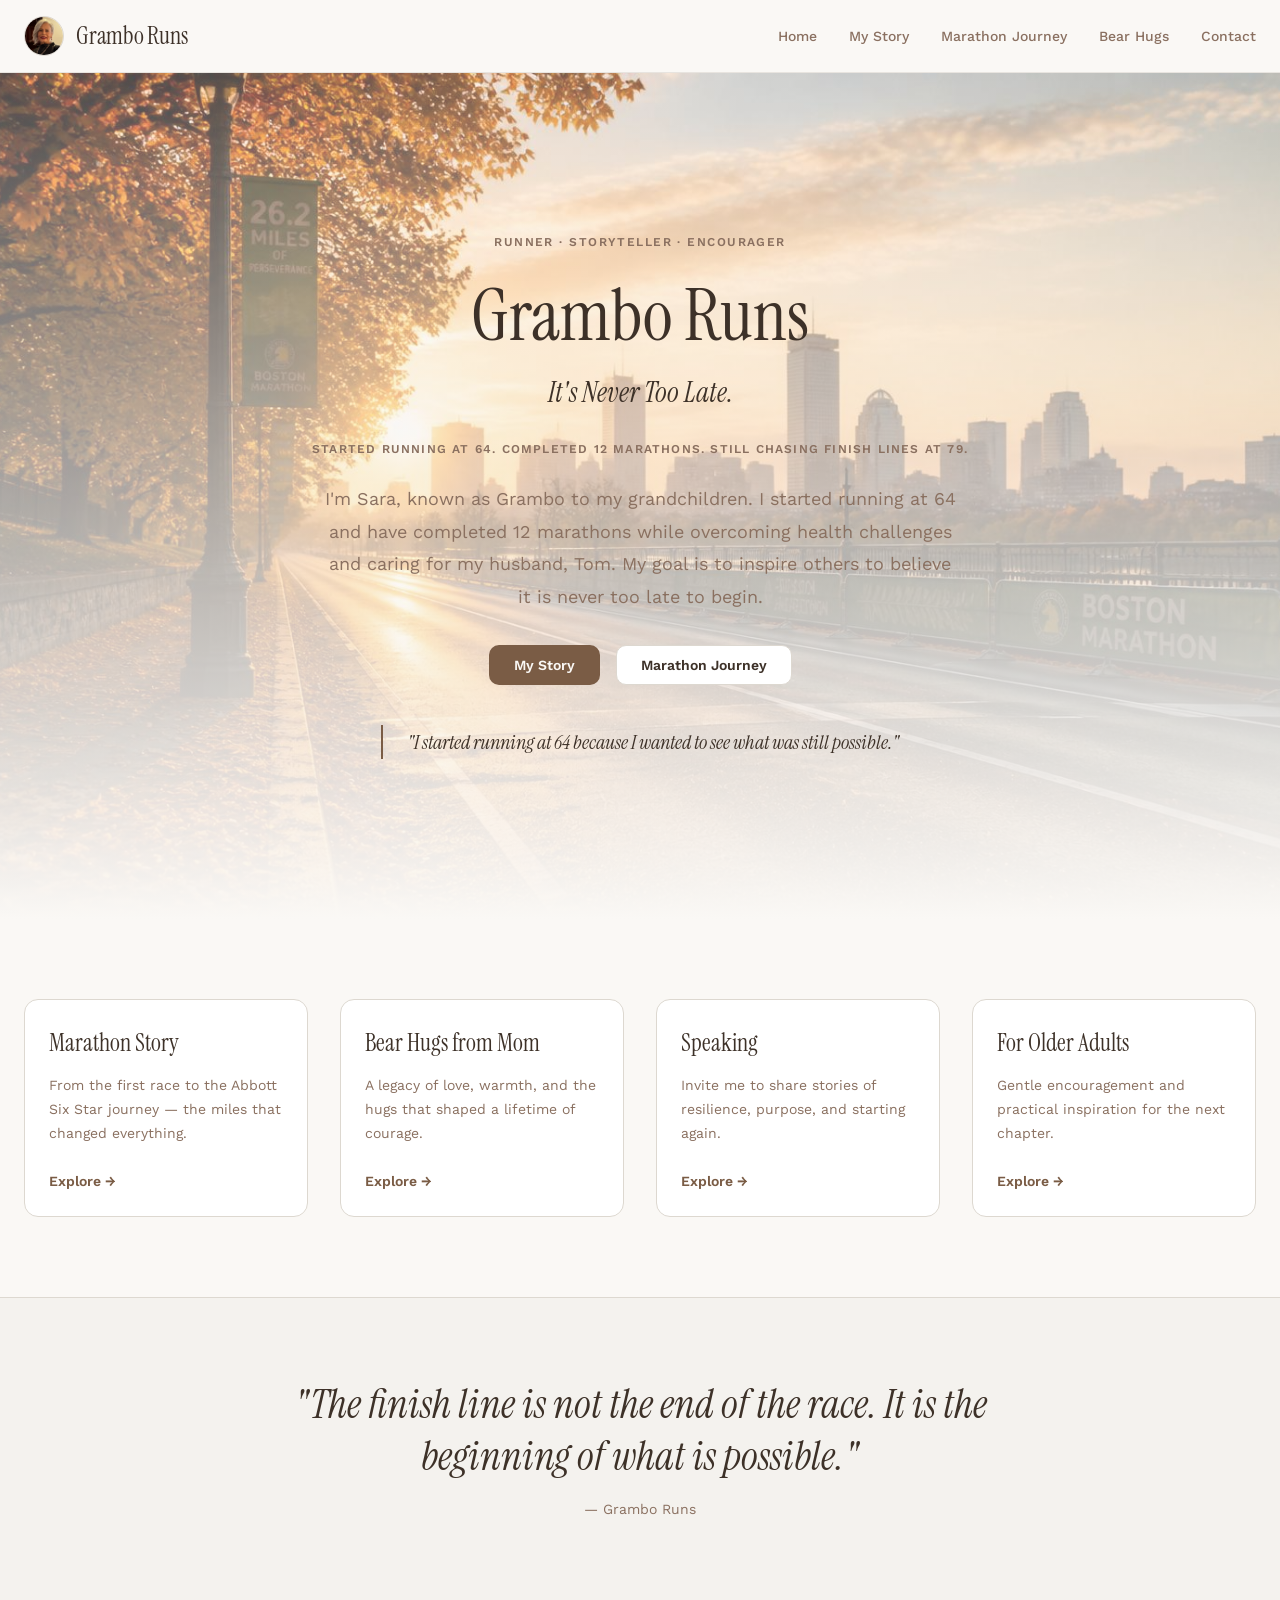
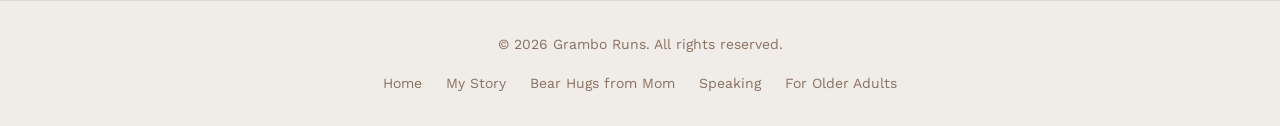
<file: index.html>
<!DOCTYPE html>
<html lang="en">
<head>
  <meta charset="utf-8" />
  <meta name="viewport" content="width=device-width, initial-scale=1" />
  <title>Grambo Runs — Runner, Storyteller, Encourager</title>
  <meta name="description" content="A personal home for marathon stories, the Bear Hugs from Mom legacy, the Abbott Six Star journey, speaking opportunities, and encouragement for older adults." />
  <meta property="og:title" content="Grambo Runs — Runner, Storyteller, Encourager" />
  <meta property="og:description" content="A personal home for marathon stories, the Bear Hugs from Mom legacy, the Abbott Six Star journey, speaking opportunities, and encouragement for older adults." />
  <meta property="og:type" content="website" />
  <link rel="preconnect" href="https://fonts.googleapis.com" />
  <link rel="preconnect" href="https://fonts.gstatic.com" crossorigin />
  <link href="https://fonts.googleapis.com/css2?family=Instrument+Serif:ital@0;1&family=Work+Sans:ital,wght@0,400;0,500;0,600;0,700;1,400&display=swap" rel="stylesheet" />
  <link rel="stylesheet" href="styles.css" />
</head>
<body>

<div class="page-wrapper">

  <!-- HEADER -->
  <header class="site-header">
    <div class="header-inner">
      <a href="index.html" class="site-logo">
        <img src="assets/grambo-photo.jpg" alt="Grambo Runs" class="avatar" />
        Grambo Runs
      </a>
      <nav class="site-nav desktop-nav" aria-label="Main navigation">
        <a href="index.html">Home</a>
        <a href="about.html">My Story</a>
        <a href="marathon-journey.html">Marathon Journey</a>
        <a href="legacy.html">Bear Hugs</a>
        <a href="speaking.html">Contact</a>
      </nav>
      <div class="mobile-nav mobile-nav-wrapper">
        <button id="mobile-toggle" class="mobile-nav-toggle" aria-label="Open menu" aria-expanded="false" aria-controls="mobile-menu">
          <svg class="icon-menu" xmlns="http://www.w3.org/2000/svg" width="24" height="24" viewBox="0 0 24 24" fill="none" stroke="currentColor" stroke-width="2" stroke-linecap="round" stroke-linejoin="round">
            <line x1="3" y1="6" x2="21" y2="6"/><line x1="3" y1="12" x2="21" y2="12"/><line x1="3" y1="18" x2="21" y2="18"/>
          </svg>
          <svg class="icon-close" xmlns="http://www.w3.org/2000/svg" width="24" height="24" viewBox="0 0 24 24" fill="none" stroke="currentColor" stroke-width="2" stroke-linecap="round" stroke-linejoin="round">
            <line x1="18" y1="6" x2="6" y2="18"/><line x1="6" y1="6" x2="18" y2="18"/>
          </svg>
        </button>
        <nav id="mobile-menu" class="mobile-nav-menu" aria-label="Mobile navigation">
          <a href="index.html">Home</a>
          <a href="about.html">My Story</a>
          <a href="marathon-journey.html">Marathon Journey</a>
          <a href="legacy.html">Bear Hugs</a>
          <a href="speaking.html">Contact</a>
        </nav>
      </div>
    </div>
  </header>

  <main>

    <!-- HERO -->
    <section class="hero">
      <div class="hero-bg">
        <img src="assets/hero.jpg" alt="Golden-hour marathon road with city skyline in the distance" width="1440" height="900" loading="eager" />
      </div>
      <div class="hero-content">
        <p class="hero-eyebrow">Runner · Storyteller · Encourager</p>
        <h1>Grambo Runs</h1>
        <p class="hero-tagline">It's Never Too Late.</p>
        <p class="hero-stats">Started running at 64. Completed 12 marathons. Still chasing finish lines at 79.</p>
        <p class="hero-intro">
          I'm Sara, known as Grambo to my grandchildren. I started running at 64 and have completed 12 marathons while overcoming health challenges and caring for my husband, Tom. My goal is to inspire others to believe it is never too late to begin.
        </p>
        <div class="hero-btns">
          <a href="about.html" class="btn btn-primary">My Story</a>
          <a href="marathon-journey.html" class="btn btn-outline">Marathon Journey</a>
        </div>
        <blockquote class="hero-quote">
          "I started running at 64 because I wanted to see what was still possible."
        </blockquote>
      </div>
    </section>

    <!-- HIGHLIGHT CARDS -->
    <section class="highlights">
      <div class="highlights-grid">
        <a href="about.html" class="highlight-card">
          <h3>Marathon Story</h3>
          <p>From the first race to the Abbott Six Star journey — the miles that changed everything.</p>
          <span class="highlight-card-arrow">Explore →</span>
        </a>
        <a href="legacy.html" class="highlight-card">
          <h3>Bear Hugs from Mom</h3>
          <p>A legacy of love, warmth, and the hugs that shaped a lifetime of courage.</p>
          <span class="highlight-card-arrow">Explore →</span>
        </a>
        <a href="speaking.html" class="highlight-card">
          <h3>Speaking</h3>
          <p>Invite me to share stories of resilience, purpose, and starting again.</p>
          <span class="highlight-card-arrow">Explore →</span>
        </a>
        <a href="encourage.html" class="highlight-card">
          <h3>For Older Adults</h3>
          <p>Gentle encouragement and practical inspiration for the next chapter.</p>
          <span class="highlight-card-arrow">Explore →</span>
        </a>
      </div>
    </section>

    <!-- CLOSING QUOTE / CTA -->
    <section class="cta-band">
      <div class="cta-band-inner">
        <blockquote>
          "The finish line is not the end of the race. It is the beginning of what is possible."
        </blockquote>
        <cite>— Grambo Runs</cite>
      </div>
    </section>

  </main>

  <!-- FOOTER -->
  <footer class="site-footer">
    <p>&copy; <span id="yr"></span> Grambo Runs. All rights reserved.</p>
    <nav aria-label="Footer navigation">
      <a href="index.html">Home</a>
      <a href="about.html">My Story</a>
      <a href="legacy.html">Bear Hugs from Mom</a>
      <a href="speaking.html">Speaking</a>
      <a href="encourage.html">For Older Adults</a>
    </nav>
  </footer>

</div>

<script src="nav.js"></script>
<script>document.getElementById('yr').textContent = new Date().getFullYear();</script>
</body>
</html>
</file>
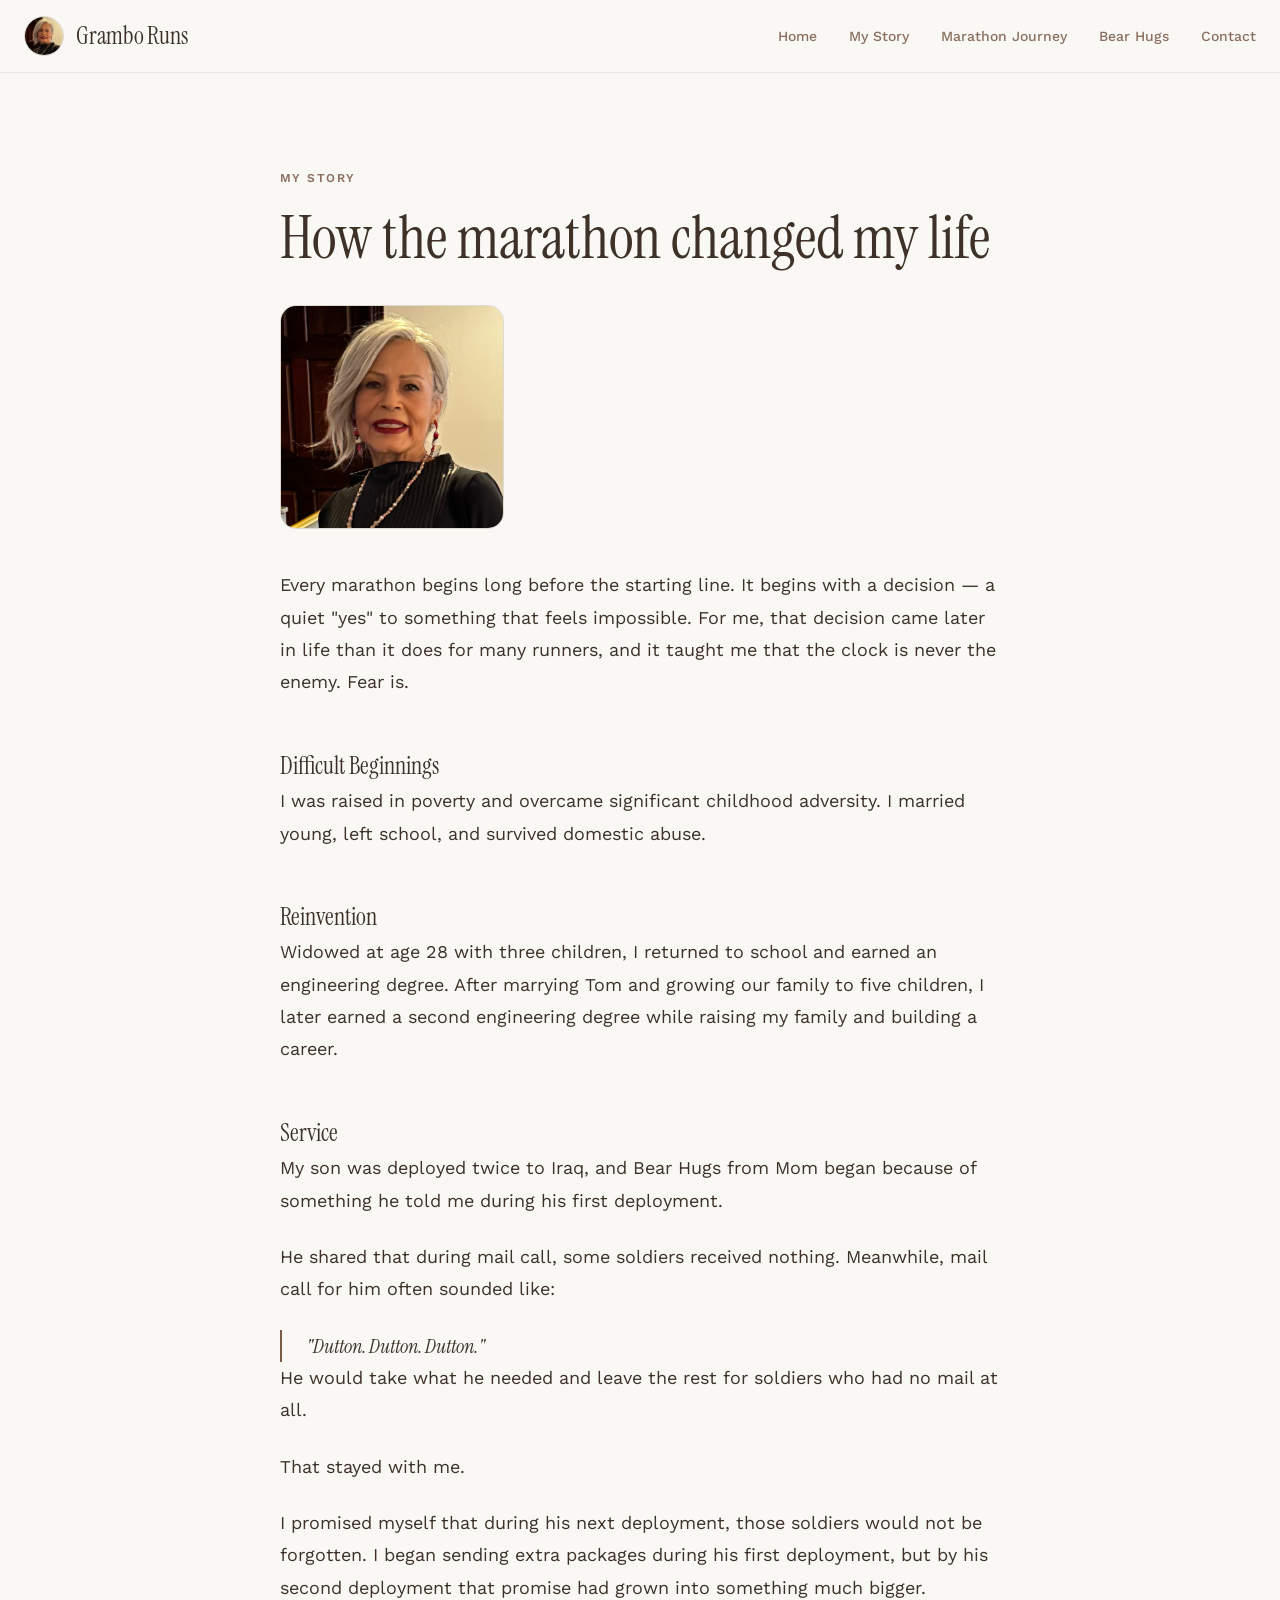
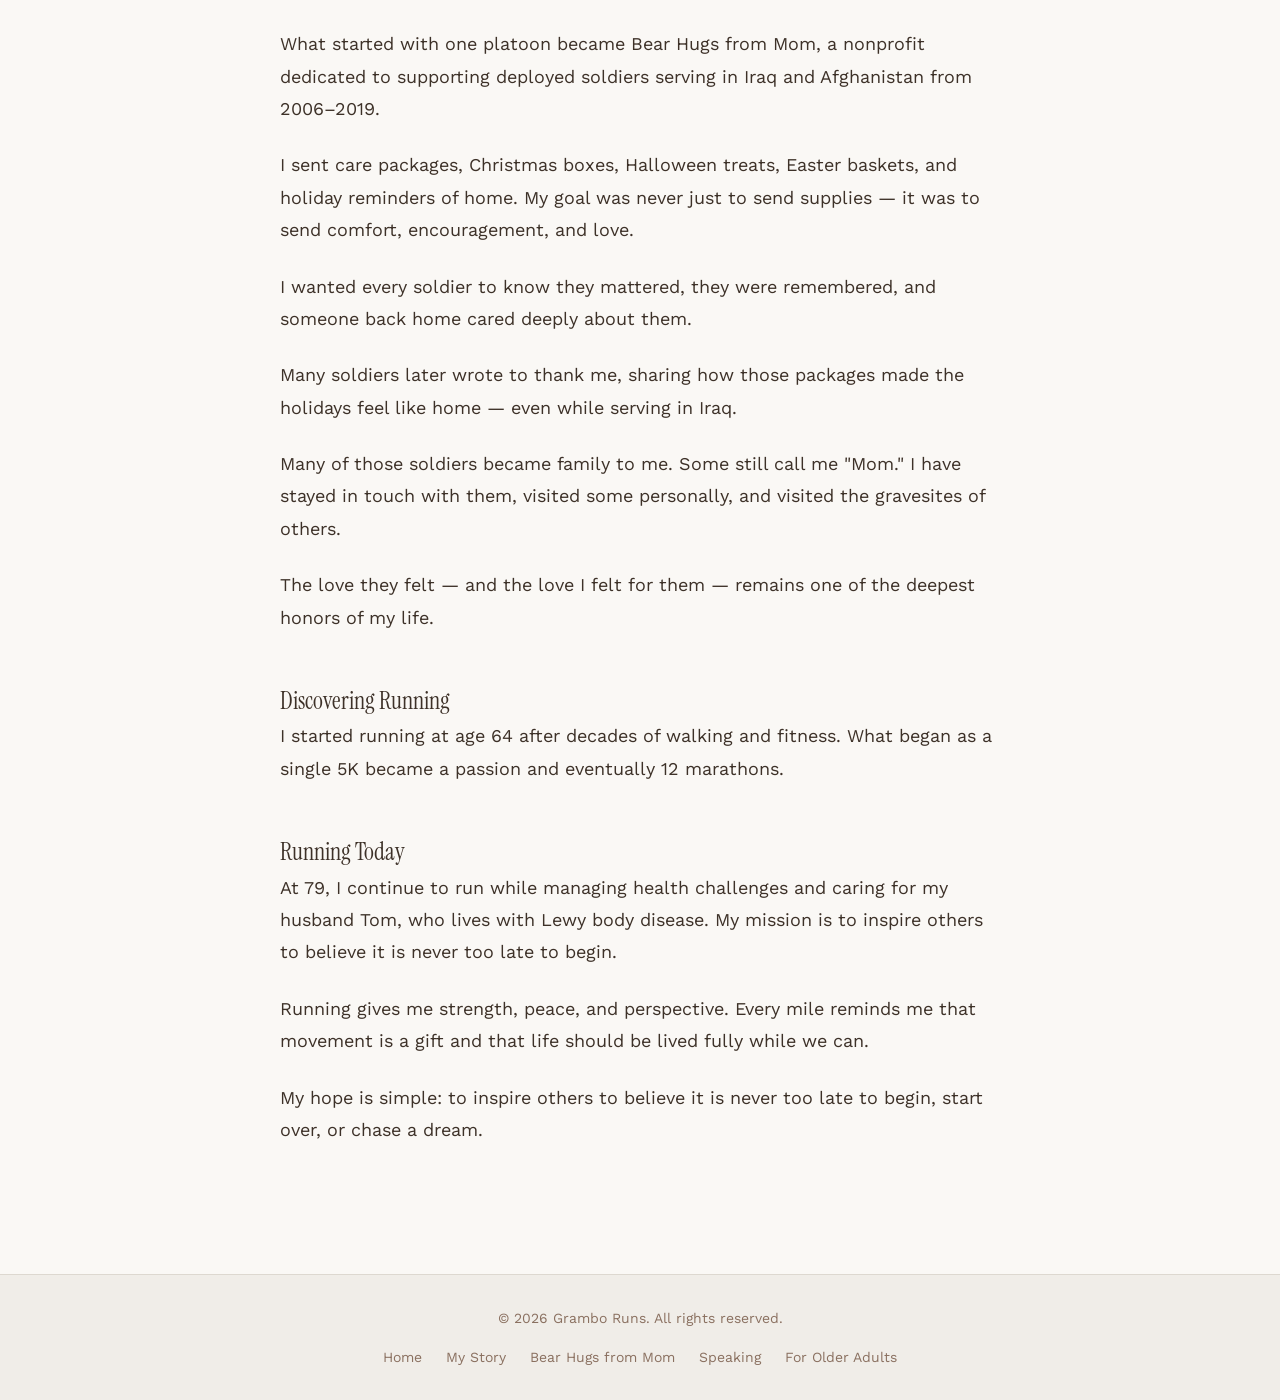
<file: about.html>
<!DOCTYPE html>
<html lang="en">
<head>
  <meta charset="utf-8" />
  <meta name="viewport" content="width=device-width, initial-scale=1" />
  <title>My Story — Grambo Runs</title>
  <meta name="description" content="The marathon journey behind the runner: how 26.2 miles became a practice in courage, patience, and showing up." />
  <meta property="og:title" content="My Story — Grambo Runs" />
  <meta property="og:description" content="The marathon journey behind the runner: how 26.2 miles became a practice in courage, patience, and showing up." />
  <meta property="og:type" content="website" />
  <link rel="preconnect" href="https://fonts.googleapis.com" />
  <link rel="preconnect" href="https://fonts.gstatic.com" crossorigin />
  <link href="https://fonts.googleapis.com/css2?family=Instrument+Serif:ital@0;1&family=Work+Sans:ital,wght@0,400;0,500;0,600;0,700;1,400&display=swap" rel="stylesheet" />
  <link rel="stylesheet" href="styles.css" />
</head>
<body>

<div class="page-wrapper">

  <!-- HEADER -->
  <header class="site-header">
    <div class="header-inner">
      <a href="index.html" class="site-logo">
        <img src="assets/grambo-photo.jpg" alt="Grambo Runs" class="avatar" />
        Grambo Runs
      </a>
      <nav class="site-nav desktop-nav" aria-label="Main navigation">
        <a href="index.html">Home</a>
        <a href="about.html">My Story</a>
        <a href="marathon-journey.html">Marathon Journey</a>
        <a href="legacy.html">Bear Hugs</a>
        <a href="speaking.html">Contact</a>
      </nav>
      <div class="mobile-nav mobile-nav-wrapper">
        <button id="mobile-toggle" class="mobile-nav-toggle" aria-label="Open menu" aria-expanded="false" aria-controls="mobile-menu">
          <svg class="icon-menu" xmlns="http://www.w3.org/2000/svg" width="24" height="24" viewBox="0 0 24 24" fill="none" stroke="currentColor" stroke-width="2" stroke-linecap="round" stroke-linejoin="round">
            <line x1="3" y1="6" x2="21" y2="6"/><line x1="3" y1="12" x2="21" y2="12"/><line x1="3" y1="18" x2="21" y2="18"/>
          </svg>
          <svg class="icon-close" xmlns="http://www.w3.org/2000/svg" width="24" height="24" viewBox="0 0 24 24" fill="none" stroke="currentColor" stroke-width="2" stroke-linecap="round" stroke-linejoin="round">
            <line x1="18" y1="6" x2="6" y2="18"/><line x1="6" y1="6" x2="18" y2="18"/>
          </svg>
        </button>
        <nav id="mobile-menu" class="mobile-nav-menu" aria-label="Mobile navigation">
          <a href="index.html">Home</a>
          <a href="about.html">My Story</a>
          <a href="marathon-journey.html">Marathon Journey</a>
          <a href="legacy.html">Bear Hugs</a>
          <a href="speaking.html">Contact</a>
        </nav>
      </div>
    </div>
  </header>

  <main>
    <div class="page-content">
      <p class="page-eyebrow">My Story</p>
      <h1>How the marathon changed my life</h1>

      <img
        src="assets/grambo-photo.jpg"
        alt="Grambo — Sara — at a marathon"
        class="profile-photo"
        width="600"
        height="600"
      />

      <div class="prose">
        <p>
          Every marathon begins long before the starting line. It begins with a decision — a quiet "yes" to something that feels impossible. For me, that decision came later in life than it does for many runners, and it taught me that the clock is never the enemy. Fear is.
        </p>

        <h2>Difficult Beginnings</h2>
        <p>
          I was raised in poverty and overcame significant childhood adversity. I married young, left school, and survived domestic abuse.
        </p>

        <h2>Reinvention</h2>
        <p>
          Widowed at age 28 with three children, I returned to school and earned an engineering degree. After marrying Tom and growing our family to five children, I later earned a second engineering degree while raising my family and building a career.
        </p>

        <h2>Service</h2>
        <p>
          My son was deployed twice to Iraq, and Bear Hugs from Mom began because of something he told me during his first deployment.
        </p>
        <p>
          He shared that during mail call, some soldiers received nothing. Meanwhile, mail call for him often sounded like:
        </p>
        <blockquote>"Dutton. Dutton. Dutton."</blockquote>
        <p>
          He would take what he needed and leave the rest for soldiers who had no mail at all.
        </p>
        <p>That stayed with me.</p>
        <p>
          I promised myself that during his next deployment, those soldiers would not be forgotten. I began sending extra packages during his first deployment, but by his second deployment that promise had grown into something much bigger.
        </p>
        <p>
          What started with one platoon became Bear Hugs from Mom, a nonprofit dedicated to supporting deployed soldiers serving in Iraq and Afghanistan from 2006–2019.
        </p>
        <p>
          I sent care packages, Christmas boxes, Halloween treats, Easter baskets, and holiday reminders of home. My goal was never just to send supplies — it was to send comfort, encouragement, and love.
        </p>
        <p>
          I wanted every soldier to know they mattered, they were remembered, and someone back home cared deeply about them.
        </p>
        <p>
          Many soldiers later wrote to thank me, sharing how those packages made the holidays feel like home — even while serving in Iraq.
        </p>
        <p>
          Many of those soldiers became family to me. Some still call me "Mom." I have stayed in touch with them, visited some personally, and visited the gravesites of others.
        </p>
        <p>
          The love they felt — and the love I felt for them — remains one of the deepest honors of my life.
        </p>

        <h2>Discovering Running</h2>
        <p>
          I started running at age 64 after decades of walking and fitness. What began as a single 5K became a passion and eventually 12 marathons.
        </p>

        <h2>Running Today</h2>
        <p>
          At 79, I continue to run while managing health challenges and caring for my husband Tom, who lives with Lewy body disease. My mission is to inspire others to believe it is never too late to begin.
        </p>
        <p>
          Running gives me strength, peace, and perspective. Every mile reminds me that movement is a gift and that life should be lived fully while we can.
        </p>
        <p>
          My hope is simple: to inspire others to believe it is never too late to begin, start over, or chase a dream.
        </p>
      </div>
    </div>
  </main>

  <!-- FOOTER -->
  <footer class="site-footer">
    <p>&copy; <span id="yr"></span> Grambo Runs. All rights reserved.</p>
    <nav aria-label="Footer navigation">
      <a href="index.html">Home</a>
      <a href="about.html">My Story</a>
      <a href="legacy.html">Bear Hugs from Mom</a>
      <a href="speaking.html">Speaking</a>
      <a href="encourage.html">For Older Adults</a>
    </nav>
  </footer>

</div>

<script src="nav.js"></script>
<script>document.getElementById('yr').textContent = new Date().getFullYear();</script>
</body>
</html>
</file>
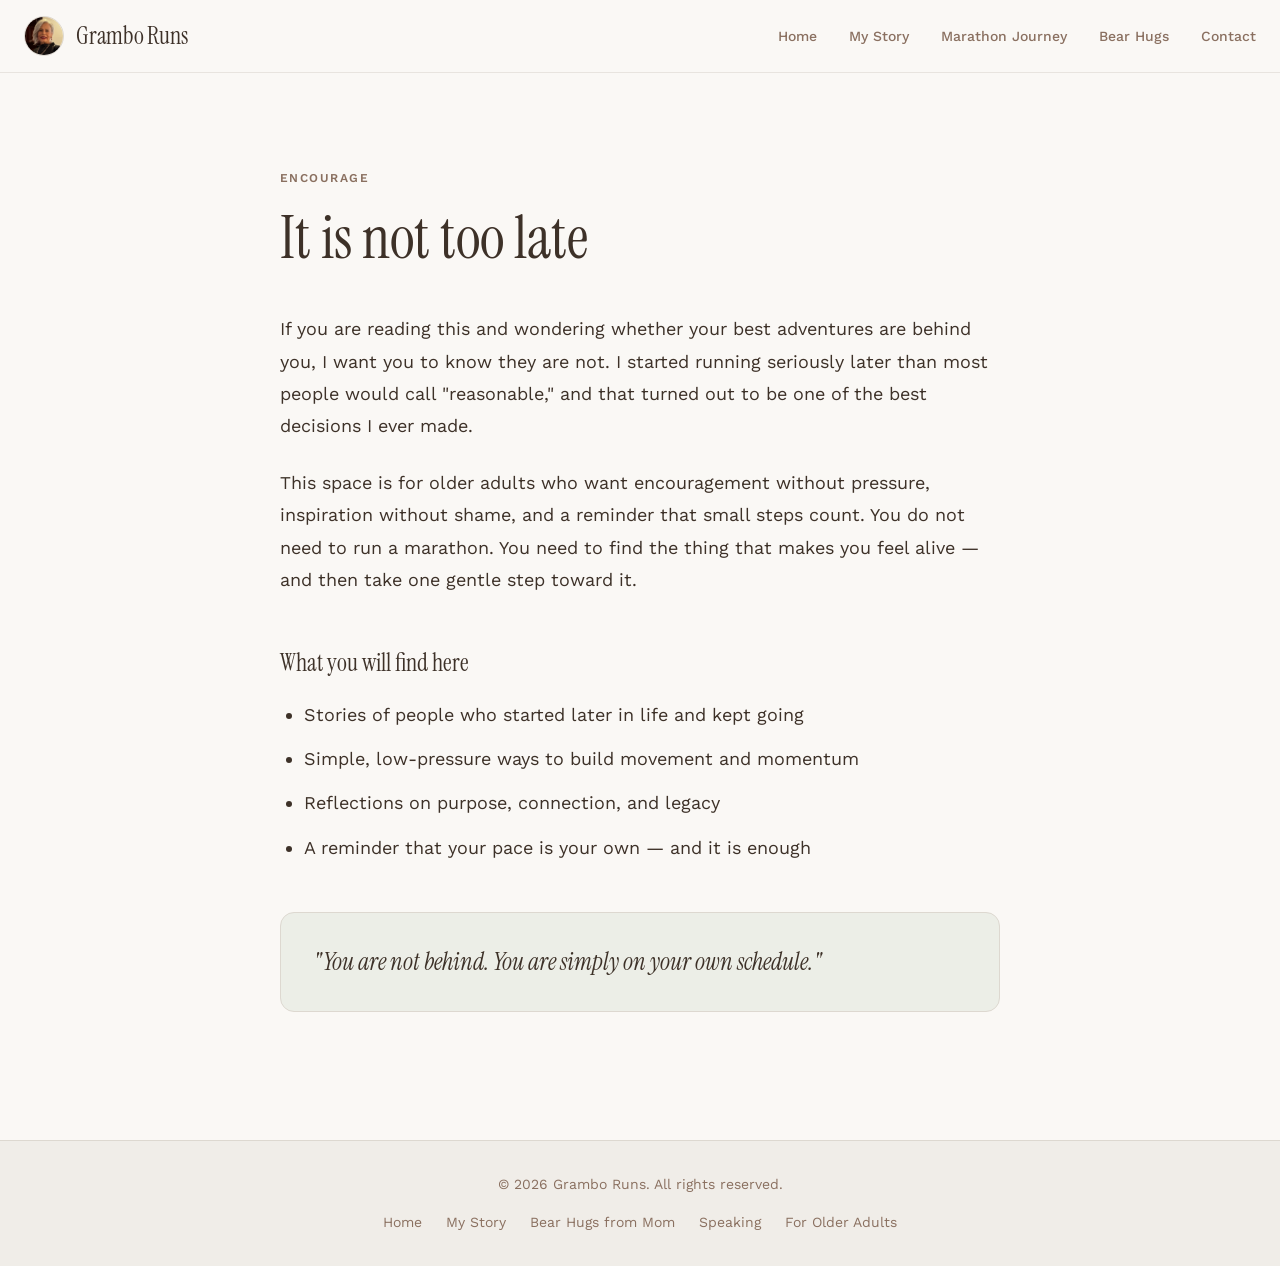
<file: encourage.html>
<!DOCTYPE html>
<html lang="en">
<head>
  <meta charset="utf-8" />
  <meta name="viewport" content="width=device-width, initial-scale=1" />
  <title>Encouragement for Older Adults — Grambo Runs</title>
  <meta name="description" content="Gentle encouragement, practical inspiration, and stories for older adults ready to take the next step — at any pace." />
  <meta property="og:title" content="Encouragement for Older Adults — Grambo Runs" />
  <meta property="og:description" content="Gentle encouragement, practical inspiration, and stories for older adults ready to take the next step — at any pace." />
  <meta property="og:type" content="website" />
  <link rel="preconnect" href="https://fonts.googleapis.com" />
  <link rel="preconnect" href="https://fonts.gstatic.com" crossorigin />
  <link href="https://fonts.googleapis.com/css2?family=Instrument+Serif:ital@0;1&family=Work+Sans:ital,wght@0,400;0,500;0,600;0,700;1,400&display=swap" rel="stylesheet" />
  <link rel="stylesheet" href="styles.css" />
</head>
<body>

<div class="page-wrapper">

  <!-- HEADER -->
  <header class="site-header">
    <div class="header-inner">
      <a href="index.html" class="site-logo">
        <img src="assets/grambo-photo.jpg" alt="Grambo Runs" class="avatar" />
        Grambo Runs
      </a>
      <nav class="site-nav desktop-nav" aria-label="Main navigation">
        <a href="index.html">Home</a>
        <a href="about.html">My Story</a>
        <a href="marathon-journey.html">Marathon Journey</a>
        <a href="legacy.html">Bear Hugs</a>
        <a href="speaking.html">Contact</a>
      </nav>
      <div class="mobile-nav mobile-nav-wrapper">
        <button id="mobile-toggle" class="mobile-nav-toggle" aria-label="Open menu" aria-expanded="false" aria-controls="mobile-menu">
          <svg class="icon-menu" xmlns="http://www.w3.org/2000/svg" width="24" height="24" viewBox="0 0 24 24" fill="none" stroke="currentColor" stroke-width="2" stroke-linecap="round" stroke-linejoin="round">
            <line x1="3" y1="6" x2="21" y2="6"/><line x1="3" y1="12" x2="21" y2="12"/><line x1="3" y1="18" x2="21" y2="18"/>
          </svg>
          <svg class="icon-close" xmlns="http://www.w3.org/2000/svg" width="24" height="24" viewBox="0 0 24 24" fill="none" stroke="currentColor" stroke-width="2" stroke-linecap="round" stroke-linejoin="round">
            <line x1="18" y1="6" x2="6" y2="18"/><line x1="6" y1="6" x2="18" y2="18"/>
          </svg>
        </button>
        <nav id="mobile-menu" class="mobile-nav-menu" aria-label="Mobile navigation">
          <a href="index.html">Home</a>
          <a href="about.html">My Story</a>
          <a href="marathon-journey.html">Marathon Journey</a>
          <a href="legacy.html">Bear Hugs</a>
          <a href="speaking.html">Contact</a>
        </nav>
      </div>
    </div>
  </header>

  <main>
    <div class="page-content">
      <p class="page-eyebrow">Encourage</p>
      <h1>It is not too late</h1>

      <div class="prose">
        <p>
          If you are reading this and wondering whether your best adventures are behind you, I want you to know they are not. I started running seriously later than most people would call "reasonable," and that turned out to be one of the best decisions I ever made.
        </p>
        <p>
          This space is for older adults who want encouragement without pressure, inspiration without shame, and a reminder that small steps count. You do not need to run a marathon. You need to find the thing that makes you feel alive — and then take one gentle step toward it.
        </p>

        <h2>What you will find here</h2>
        <ul>
          <li>Stories of people who started later in life and kept going</li>
          <li>Simple, low-pressure ways to build movement and momentum</li>
          <li>Reflections on purpose, connection, and legacy</li>
          <li>A reminder that your pace is your own — and it is enough</li>
        </ul>

        <div class="pull-quote-panel">
          <p>"You are not behind. You are simply on your own schedule."</p>
        </div>
      </div>
    </div>
  </main>

  <!-- FOOTER -->
  <footer class="site-footer">
    <p>&copy; <span id="yr"></span> Grambo Runs. All rights reserved.</p>
    <nav aria-label="Footer navigation">
      <a href="index.html">Home</a>
      <a href="about.html">My Story</a>
      <a href="legacy.html">Bear Hugs from Mom</a>
      <a href="speaking.html">Speaking</a>
      <a href="encourage.html">For Older Adults</a>
    </nav>
  </footer>

</div>

<script src="nav.js"></script>
<script>document.getElementById('yr').textContent = new Date().getFullYear();</script>
</body>
</html>
</file>
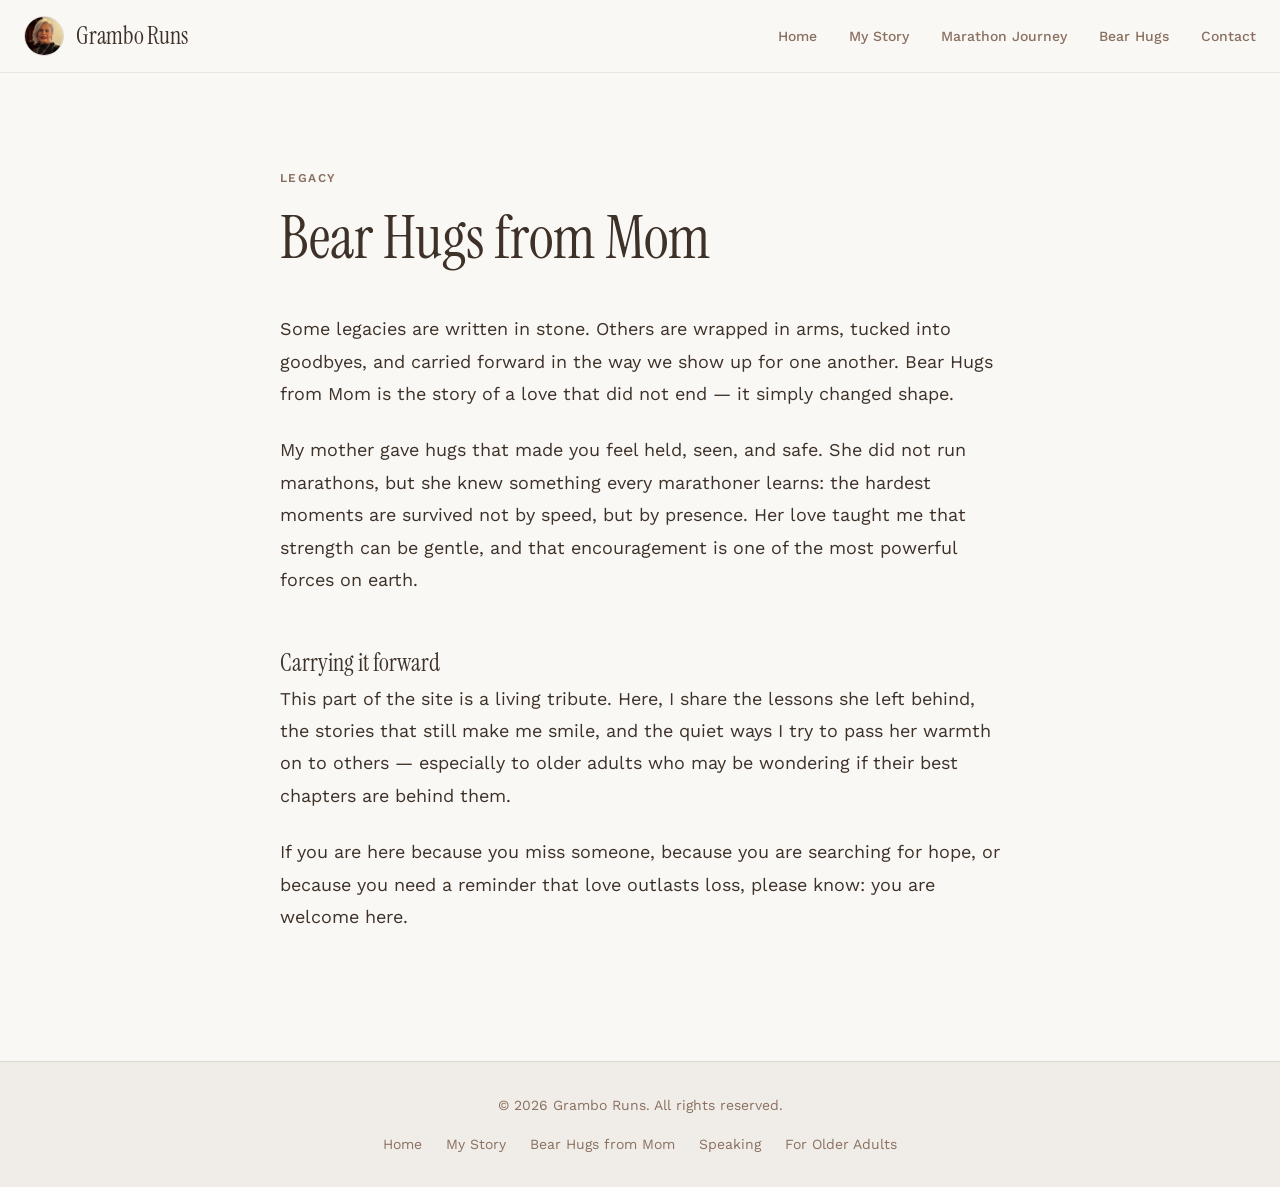
<file: legacy.html>
<!DOCTYPE html>
<html lang="en">
<head>
  <meta charset="utf-8" />
  <meta name="viewport" content="width=device-width, initial-scale=1" />
  <title>Legacy — Bear Hugs from Mom — Grambo Runs</title>
  <meta name="description" content="A tribute to the legacy of Bear Hugs from Mom — the warmth, strength, and love that shaped a life of courage." />
  <meta property="og:title" content="Legacy — Bear Hugs from Mom — Grambo Runs" />
  <meta property="og:description" content="A tribute to the legacy of Bear Hugs from Mom — the warmth, strength, and love that shaped a life of courage." />
  <meta property="og:type" content="website" />
  <link rel="preconnect" href="https://fonts.googleapis.com" />
  <link rel="preconnect" href="https://fonts.gstatic.com" crossorigin />
  <link href="https://fonts.googleapis.com/css2?family=Instrument+Serif:ital@0;1&family=Work+Sans:ital,wght@0,400;0,500;0,600;0,700;1,400&display=swap" rel="stylesheet" />
  <link rel="stylesheet" href="styles.css" />
</head>
<body>

<div class="page-wrapper">

  <!-- HEADER -->
  <header class="site-header">
    <div class="header-inner">
      <a href="index.html" class="site-logo">
        <img src="assets/grambo-photo.jpg" alt="Grambo Runs" class="avatar" />
        Grambo Runs
      </a>
      <nav class="site-nav desktop-nav" aria-label="Main navigation">
        <a href="index.html">Home</a>
        <a href="about.html">My Story</a>
        <a href="marathon-journey.html">Marathon Journey</a>
        <a href="legacy.html">Bear Hugs</a>
        <a href="speaking.html">Contact</a>
      </nav>
      <div class="mobile-nav mobile-nav-wrapper">
        <button id="mobile-toggle" class="mobile-nav-toggle" aria-label="Open menu" aria-expanded="false" aria-controls="mobile-menu">
          <svg class="icon-menu" xmlns="http://www.w3.org/2000/svg" width="24" height="24" viewBox="0 0 24 24" fill="none" stroke="currentColor" stroke-width="2" stroke-linecap="round" stroke-linejoin="round">
            <line x1="3" y1="6" x2="21" y2="6"/><line x1="3" y1="12" x2="21" y2="12"/><line x1="3" y1="18" x2="21" y2="18"/>
          </svg>
          <svg class="icon-close" xmlns="http://www.w3.org/2000/svg" width="24" height="24" viewBox="0 0 24 24" fill="none" stroke="currentColor" stroke-width="2" stroke-linecap="round" stroke-linejoin="round">
            <line x1="18" y1="6" x2="6" y2="18"/><line x1="6" y1="6" x2="18" y2="18"/>
          </svg>
        </button>
        <nav id="mobile-menu" class="mobile-nav-menu" aria-label="Mobile navigation">
          <a href="index.html">Home</a>
          <a href="about.html">My Story</a>
          <a href="marathon-journey.html">Marathon Journey</a>
          <a href="legacy.html">Bear Hugs</a>
          <a href="speaking.html">Contact</a>
        </nav>
      </div>
    </div>
  </header>

  <main>
    <div class="page-content">
      <p class="page-eyebrow">Legacy</p>
      <h1>Bear Hugs from Mom</h1>

      <div class="prose">
        <p>
          Some legacies are written in stone. Others are wrapped in arms, tucked into goodbyes, and carried forward in the way we show up for one another. Bear Hugs from Mom is the story of a love that did not end — it simply changed shape.
        </p>
        <p>
          My mother gave hugs that made you feel held, seen, and safe. She did not run marathons, but she knew something every marathoner learns: the hardest moments are survived not by speed, but by presence. Her love taught me that strength can be gentle, and that encouragement is one of the most powerful forces on earth.
        </p>

        <h2>Carrying it forward</h2>
        <p>
          This part of the site is a living tribute. Here, I share the lessons she left behind, the stories that still make me smile, and the quiet ways I try to pass her warmth on to others — especially to older adults who may be wondering if their best chapters are behind them.
        </p>
        <p>
          If you are here because you miss someone, because you are searching for hope, or because you need a reminder that love outlasts loss, please know: you are welcome here.
        </p>
      </div>
    </div>
  </main>

  <!-- FOOTER -->
  <footer class="site-footer">
    <p>&copy; <span id="yr"></span> Grambo Runs. All rights reserved.</p>
    <nav aria-label="Footer navigation">
      <a href="index.html">Home</a>
      <a href="about.html">My Story</a>
      <a href="legacy.html">Bear Hugs from Mom</a>
      <a href="speaking.html">Speaking</a>
      <a href="encourage.html">For Older Adults</a>
    </nav>
  </footer>

</div>

<script src="nav.js"></script>
<script>document.getElementById('yr').textContent = new Date().getFullYear();</script>
</body>
</html>
</file>
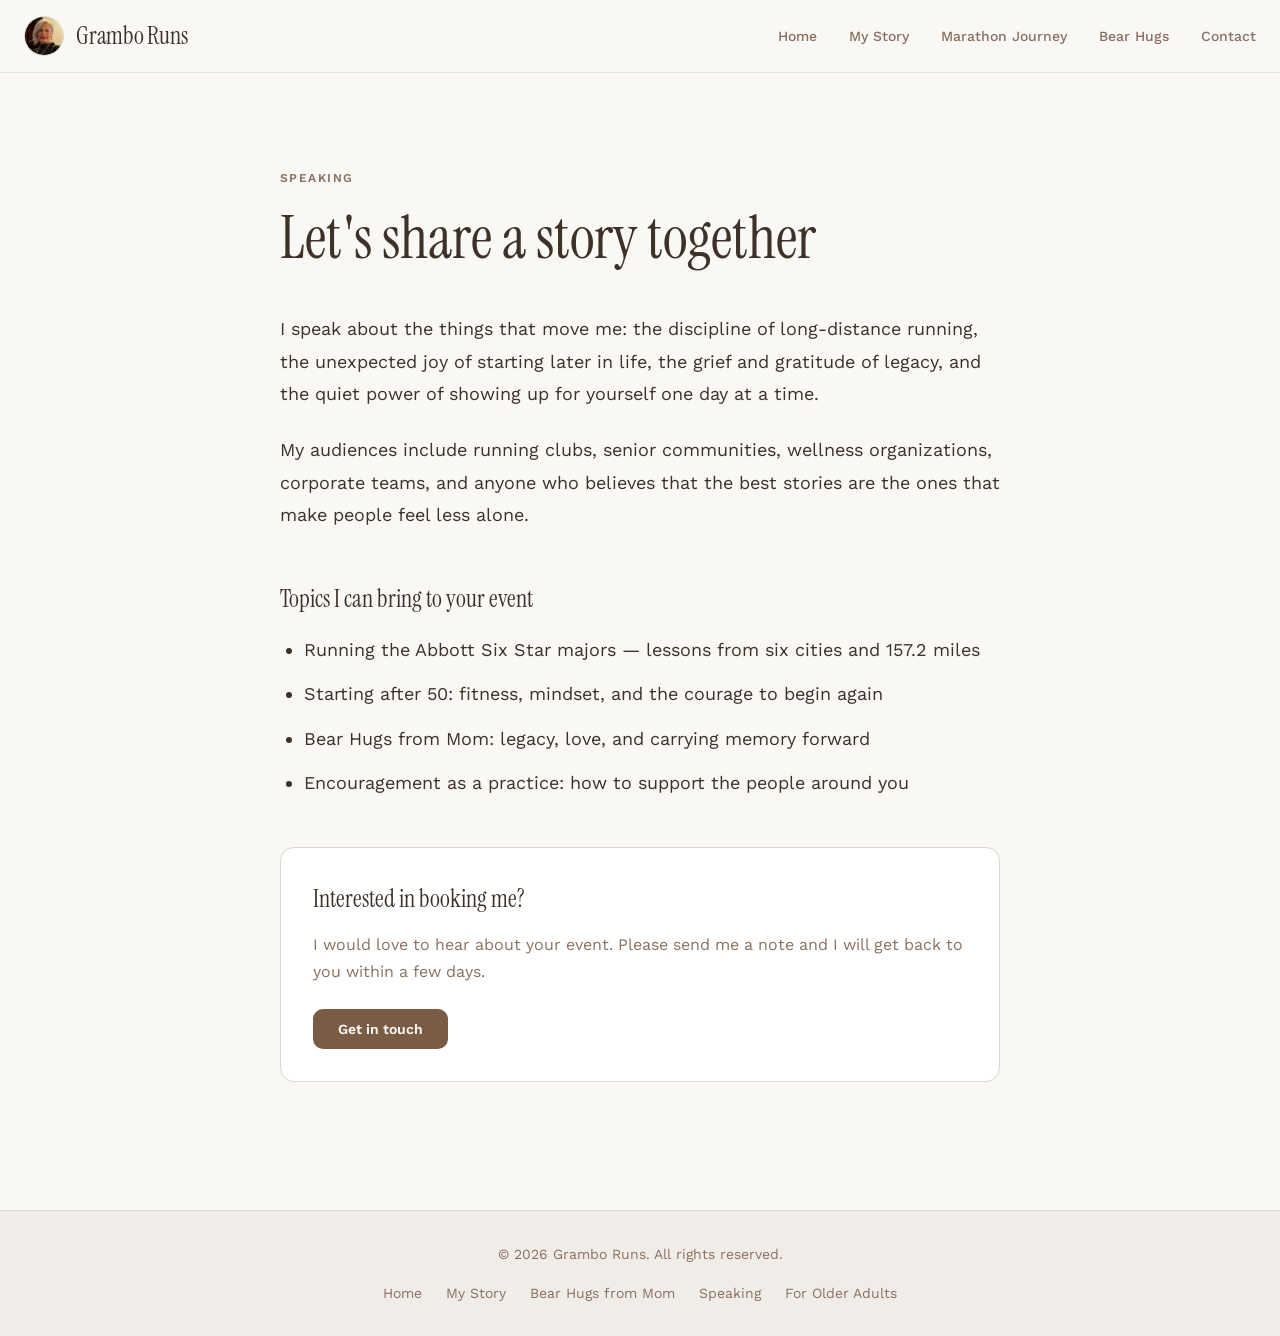
<file: speaking.html>
<!DOCTYPE html>
<html lang="en">
<head>
  <meta charset="utf-8" />
  <meta name="viewport" content="width=device-width, initial-scale=1" />
  <title>Speaking — Grambo Runs</title>
  <meta name="description" content="Invite Grambo Runs to speak about marathons, resilience, legacy, and the courage to begin again at any age." />
  <meta property="og:title" content="Speaking — Grambo Runs" />
  <meta property="og:description" content="Invite Grambo Runs to speak about marathons, resilience, legacy, and the courage to begin again at any age." />
  <meta property="og:type" content="website" />
  <link rel="preconnect" href="https://fonts.googleapis.com" />
  <link rel="preconnect" href="https://fonts.gstatic.com" crossorigin />
  <link href="https://fonts.googleapis.com/css2?family=Instrument+Serif:ital@0;1&family=Work+Sans:ital,wght@0,400;0,500;0,600;0,700;1,400&display=swap" rel="stylesheet" />
  <link rel="stylesheet" href="styles.css" />
</head>
<body>

<div class="page-wrapper">

  <!-- HEADER -->
  <header class="site-header">
    <div class="header-inner">
      <a href="index.html" class="site-logo">
        <img src="assets/grambo-photo.jpg" alt="Grambo Runs" class="avatar" />
        Grambo Runs
      </a>
      <nav class="site-nav desktop-nav" aria-label="Main navigation">
        <a href="index.html">Home</a>
        <a href="about.html">My Story</a>
        <a href="marathon-journey.html">Marathon Journey</a>
        <a href="legacy.html">Bear Hugs</a>
        <a href="speaking.html">Contact</a>
      </nav>
      <div class="mobile-nav mobile-nav-wrapper">
        <button id="mobile-toggle" class="mobile-nav-toggle" aria-label="Open menu" aria-expanded="false" aria-controls="mobile-menu">
          <svg class="icon-menu" xmlns="http://www.w3.org/2000/svg" width="24" height="24" viewBox="0 0 24 24" fill="none" stroke="currentColor" stroke-width="2" stroke-linecap="round" stroke-linejoin="round">
            <line x1="3" y1="6" x2="21" y2="6"/><line x1="3" y1="12" x2="21" y2="12"/><line x1="3" y1="18" x2="21" y2="18"/>
          </svg>
          <svg class="icon-close" xmlns="http://www.w3.org/2000/svg" width="24" height="24" viewBox="0 0 24 24" fill="none" stroke="currentColor" stroke-width="2" stroke-linecap="round" stroke-linejoin="round">
            <line x1="18" y1="6" x2="6" y2="18"/><line x1="6" y1="6" x2="18" y2="18"/>
          </svg>
        </button>
        <nav id="mobile-menu" class="mobile-nav-menu" aria-label="Mobile navigation">
          <a href="index.html">Home</a>
          <a href="about.html">My Story</a>
          <a href="marathon-journey.html">Marathon Journey</a>
          <a href="legacy.html">Bear Hugs</a>
          <a href="speaking.html">Contact</a>
        </nav>
      </div>
    </div>
  </header>

  <main>
    <div class="page-content">
      <p class="page-eyebrow">Speaking</p>
      <h1>Let's share a story together</h1>

      <div class="prose">
        <p>
          I speak about the things that move me: the discipline of long-distance running, the unexpected joy of starting later in life, the grief and gratitude of legacy, and the quiet power of showing up for yourself one day at a time.
        </p>
        <p>
          My audiences include running clubs, senior communities, wellness organizations, corporate teams, and anyone who believes that the best stories are the ones that make people feel less alone.
        </p>

        <h2>Topics I can bring to your event</h2>
        <ul>
          <li>Running the Abbott Six Star majors — lessons from six cities and 157.2 miles</li>
          <li>Starting after 50: fitness, mindset, and the courage to begin again</li>
          <li>Bear Hugs from Mom: legacy, love, and carrying memory forward</li>
          <li>Encouragement as a practice: how to support the people around you</li>
        </ul>

        <div class="prose-card">
          <h3>Interested in booking me?</h3>
          <p>
            I would love to hear about your event. Please send me a note and I will get back to you within a few days.
          </p>
          <a href="mailto:hello@gramboruns.com" class="btn btn-primary">Get in touch</a>
        </div>
      </div>
    </div>
  </main>

  <!-- FOOTER -->
  <footer class="site-footer">
    <p>&copy; <span id="yr"></span> Grambo Runs. All rights reserved.</p>
    <nav aria-label="Footer navigation">
      <a href="index.html">Home</a>
      <a href="about.html">My Story</a>
      <a href="legacy.html">Bear Hugs from Mom</a>
      <a href="speaking.html">Speaking</a>
      <a href="encourage.html">For Older Adults</a>
    </nav>
  </footer>

</div>

<script src="nav.js"></script>
<script>document.getElementById('yr').textContent = new Date().getFullYear();</script>
</body>
</html>
</file>
<file: styles.css>
/* ============================================================
   Grambo Runs — Warm Editorial Design System
   ============================================================ */

@import url('https://fonts.googleapis.com/css2?family=Instrument+Serif:ital@0;1&family=Work+Sans:ital,wght@0,400;0,500;0,600;0,700;1,400&display=swap');

:root {
  --radius: 0.625rem;
  --background:         #faf8f5;
  --foreground:         #3d3128;
  --card:               #ffffff;
  --card-foreground:    #3d3128;
  --primary:            #7a5c45;
  --primary-foreground: #faf8f5;
  --secondary:          #f0ede8;
  --secondary-foreground:#5c4a3b;
  --muted:              #f0ede8;
  --muted-foreground:   #8a7060;
  --accent:             #6b8f6b;
  --accent-foreground:  #faf8f5;
  --border:             #ddd8d0;
  --input:              #ddd8d0;
  --ring:               #8a6850;
  --font-serif:         'Instrument Serif', Georgia, ui-serif, serif;
  --font-sans:          'Work Sans', ui-sans-serif, system-ui, sans-serif;
}

*, *::before, *::after { box-sizing: border-box; margin: 0; padding: 0; }

html { scroll-behavior: smooth; }

body {
  background-color: var(--background);
  color: var(--foreground);
  font-family: var(--font-sans);
  line-height: 1.6;
  min-height: 100vh;
  display: flex;
  flex-direction: column;
}

img { max-width: 100%; display: block; }
a  { color: inherit; text-decoration: none; }

h1, h2, h3, h4, h5, h6 { font-family: var(--font-serif); }

/* ---- Layout ---- */
.page-wrapper { display: flex; flex-direction: column; min-height: 100vh; }
main { flex: 1; }

/* ============================================================
   HEADER
   ============================================================ */
.site-header {
  position: sticky;
  top: 0;
  z-index: 50;
  border-bottom: 1px solid color-mix(in srgb, var(--border) 60%, transparent);
  background: color-mix(in srgb, var(--background) 90%, transparent);
  backdrop-filter: blur(8px);
  -webkit-backdrop-filter: blur(8px);
}

.header-inner {
  max-width: 88rem;
  margin: 0 auto;
  padding: 1rem 1.5rem;
  display: flex;
  align-items: center;
  justify-content: space-between;
  gap: 1rem;
}

.site-logo {
  display: flex;
  align-items: center;
  gap: 0.75rem;
  font-family: var(--font-serif);
  font-size: 1.5rem;
  font-weight: 500;
  letter-spacing: -0.01em;
  color: var(--foreground);
}

.avatar {
  width: 2.5rem;
  height: 2.5rem;
  border-radius: 50%;
  border: 1px solid var(--border);
  object-fit: cover;
  flex-shrink: 0;
}

.site-nav { display: flex; gap: 2rem; }

.site-nav a {
  font-size: 0.875rem;
  font-weight: 500;
  color: var(--muted-foreground);
  transition: color 0.15s;
}

.site-nav a:hover,
.site-nav a.active { color: var(--foreground); }

/* Mobile nav */
.mobile-nav { display: none; }

.mobile-nav-toggle {
  background: none;
  border: none;
  cursor: pointer;
  padding: 0.5rem;
  color: var(--muted-foreground);
  border-radius: 0.375rem;
  transition: color 0.15s;
}
.mobile-nav-toggle:hover { color: var(--foreground); }

.mobile-nav-toggle svg { display: block; }
.mobile-nav-toggle .icon-close { display: none; }
.mobile-nav-toggle.open .icon-menu { display: none; }
.mobile-nav-toggle.open .icon-close { display: block; }

.mobile-nav-menu {
  display: none;
  position: absolute;
  right: 1.5rem;
  top: calc(100% + 0.5rem);
  width: 12rem;
  background: var(--card);
  border: 1px solid var(--border);
  border-radius: 0.5rem;
  padding: 0.5rem;
  box-shadow: 0 4px 12px rgba(0,0,0,0.1);
}
.mobile-nav-menu.open { display: block; }
.mobile-nav-menu a {
  display: block;
  padding: 0.5rem 0.75rem;
  font-size: 0.875rem;
  font-weight: 500;
  color: var(--card-foreground);
  border-radius: 0.375rem;
  transition: background 0.15s;
}
.mobile-nav-menu a:hover { background: var(--secondary); }

.mobile-nav-wrapper { position: relative; }

@media (max-width: 767px) {
  .desktop-nav { display: none !important; }
  .mobile-nav { display: block; }
}

/* ============================================================
   FOOTER
   ============================================================ */
.site-footer {
  border-top: 1px solid var(--border);
  background: var(--secondary);
  padding: 2rem 1.5rem;
  text-align: center;
}
.site-footer p {
  font-size: 0.875rem;
  color: var(--muted-foreground);
}
.site-footer nav {
  display: flex;
  flex-wrap: wrap;
  justify-content: center;
  gap: 1.5rem;
  margin-top: 1rem;
}
.site-footer nav a {
  font-size: 0.875rem;
  color: var(--muted-foreground);
  transition: color 0.15s;
}
.site-footer nav a:hover { color: var(--foreground); }

/* ============================================================
   BUTTONS
   ============================================================ */
.btn {
  display: inline-flex;
  align-items: center;
  justify-content: center;
  border-radius: var(--radius);
  padding: 0.75rem 1.5rem;
  font-size: 0.875rem;
  font-weight: 600;
  cursor: pointer;
  transition: background 0.15s, border-color 0.15s, transform 0.15s;
  text-decoration: none;
  border: 1px solid transparent;
  line-height: 1;
}
.btn-primary {
  background: var(--primary);
  color: var(--primary-foreground);
}
.btn-primary:hover { background: color-mix(in srgb, var(--primary) 85%, #000); }

.btn-outline {
  background: var(--card);
  color: var(--card-foreground);
  border-color: var(--border);
}
.btn-outline:hover { background: var(--secondary); }

/* ============================================================
   HERO — Home Page
   ============================================================ */
.hero {
  position: relative;
  overflow: hidden;
}

.hero-bg {
  position: absolute;
  inset: 0;
}

.hero-bg img {
  width: 100%;
  height: 100%;
  object-fit: cover;
}

.hero-bg::after {
  content: '';
  position: absolute;
  inset: 0;
  background: linear-gradient(
    to bottom,
    rgba(250,248,245,0.3) 0%,
    rgba(250,248,245,0.6) 40%,
    rgba(250,248,245,1) 100%
  );
}

.hero-content {
  position: relative;
  max-width: 56rem;
  margin: 0 auto;
  padding: 6rem 1.5rem;
  text-align: center;
  display: flex;
  flex-direction: column;
  align-items: center;
}

@media (min-width: 768px) {
  .hero-content { padding: 10rem 1.5rem; }
}

.hero-eyebrow {
  font-size: 0.75rem;
  font-weight: 600;
  letter-spacing: 0.12em;
  text-transform: uppercase;
  color: var(--muted-foreground);
}

.hero h1 {
  margin-top: 1.5rem;
  font-size: clamp(3rem, 8vw, 4.5rem);
  font-weight: 500;
  line-height: 1.1;
  color: var(--foreground);
}

.hero-tagline {
  margin-top: 1rem;
  font-family: var(--font-serif);
  font-size: clamp(1.25rem, 3vw, 1.75rem);
  font-style: italic;
  color: var(--foreground);
}

.hero-stats {
  margin-top: 1.5rem;
  font-size: 0.75rem;
  font-weight: 600;
  letter-spacing: 0.1em;
  text-transform: uppercase;
  color: var(--muted-foreground);
}

.hero p.hero-intro {
  margin-top: 1.5rem;
  max-width: 40rem;
  font-size: 1.125rem;
  line-height: 1.8;
  color: var(--muted-foreground);
}

.hero-btns {
  margin-top: 2rem;
  display: flex;
  flex-wrap: wrap;
  justify-content: center;
  gap: 1rem;
}

.hero-quote {
  margin-top: 2.5rem;
  max-width: 36rem;
  border-left: 2px solid var(--primary);
  padding-left: 1.5rem;
  text-align: left;
  font-family: var(--font-serif);
  font-size: 1.25rem;
  font-style: italic;
  line-height: 1.7;
  color: var(--foreground);
}

/* ============================================================
   HIGHLIGHT CARDS — Home Page
   ============================================================ */
.highlights {
  max-width: 88rem;
  margin: 0 auto;
  padding: 5rem 1.5rem;
}

.highlights-grid {
  display: grid;
  gap: 2rem;
  grid-template-columns: 1fr;
}

@media (min-width: 768px) {
  .highlights-grid { grid-template-columns: repeat(2, 1fr); }
}
@media (min-width: 1024px) {
  .highlights-grid { grid-template-columns: repeat(4, 1fr); }
}

.highlight-card {
  display: flex;
  flex-direction: column;
  border: 1px solid var(--border);
  background: var(--card);
  border-radius: calc(var(--radius) + 4px);
  padding: 1.5rem;
  text-decoration: none;
  transition: transform 0.2s, box-shadow 0.2s;
  color: var(--card-foreground);
}
.highlight-card:hover {
  transform: translateY(-4px);
  box-shadow: 0 8px 24px rgba(0,0,0,0.1);
}
.highlight-card h3 {
  font-family: var(--font-serif);
  font-size: 1.5rem;
  font-weight: 500;
}
.highlight-card p {
  margin-top: 0.75rem;
  font-size: 0.875rem;
  line-height: 1.7;
  color: var(--muted-foreground);
}
.highlight-card-arrow {
  margin-top: auto;
  padding-top: 1.5rem;
  font-size: 0.875rem;
  font-weight: 600;
  color: var(--primary);
}
.highlight-card:hover .highlight-card-arrow { text-decoration: underline; }

/* ============================================================
   CLOSING CTA BAND — Home Page
   ============================================================ */
.cta-band {
  border-top: 1px solid var(--border);
  background: color-mix(in srgb, var(--secondary) 50%, transparent);
}
.cta-band-inner {
  max-width: 56rem;
  margin: 0 auto;
  padding: 5rem 1.5rem;
  text-align: center;
}
.cta-band blockquote {
  font-family: var(--font-serif);
  font-size: clamp(1.5rem, 4vw, 2.5rem);
  font-weight: 500;
  font-style: italic;
  line-height: 1.3;
  color: var(--foreground);
}
.cta-band cite {
  display: block;
  margin-top: 1rem;
  font-size: 0.875rem;
  font-style: normal;
  color: var(--muted-foreground);
}

/* ============================================================
   INTERIOR PAGE LAYOUT
   ============================================================ */
.page-content {
  max-width: 48rem;
  margin: 0 auto;
  padding: 4rem 1.5rem 6rem;
}
@media (min-width: 768px) {
  .page-content { padding: 6rem 1.5rem 8rem; }
}

.page-eyebrow {
  font-size: 0.75rem;
  font-weight: 600;
  letter-spacing: 0.12em;
  text-transform: uppercase;
  color: var(--muted-foreground);
}

.page-content h1 {
  margin-top: 1rem;
  font-size: clamp(2.5rem, 6vw, 3.75rem);
  font-weight: 500;
  line-height: 1.15;
  color: var(--foreground);
}

.prose {
  margin-top: 2.5rem;
}

.prose p,
.prose li {
  font-size: 1.125rem;
  line-height: 1.8;
  color: var(--foreground);
}

.prose p + p { margin-top: 1.5rem; }

.prose h2 {
  margin-top: 3rem;
  font-size: 1.5rem;
  font-weight: 500;
  color: var(--foreground);
}

.prose ul {
  list-style-type: disc;
  padding-left: 1.5rem;
  margin-top: 1rem;
}

.prose ul li + li { margin-top: 0.75rem; }

.prose blockquote {
  padding-left: 1.5rem;
  border-left: 2px solid var(--primary);
  font-family: var(--font-serif);
  font-size: 1.25rem;
  font-style: italic;
  color: var(--foreground);
  margin-top: 1.5rem;
}

/* Profile photo */
.profile-photo {
  margin-top: 2rem;
  width: 12rem;
  height: 12rem;
  border-radius: 1rem;
  object-fit: cover;
  border: 1px solid var(--border);
}
@media (min-width: 768px) {
  .profile-photo { width: 14rem; height: 14rem; }
}

/* Card panel inside prose */
.prose-card {
  margin-top: 3rem;
  border: 1px solid var(--border);
  background: var(--card);
  border-radius: calc(var(--radius) + 4px);
  padding: 2rem;
}
.prose-card h3 {
  font-family: var(--font-serif);
  font-size: 1.5rem;
  font-weight: 500;
  color: var(--card-foreground);
}
.prose-card p {
  margin-top: 0.75rem;
  color: var(--muted-foreground);
  font-size: 1rem;
  line-height: 1.7;
}
.prose-card .btn { margin-top: 1.5rem; }

/* Accent pull-quote panel */
.pull-quote-panel {
  margin-top: 3rem;
  border: 1px solid var(--border);
  background: color-mix(in srgb, var(--accent) 10%, transparent);
  border-radius: calc(var(--radius) + 4px);
  padding: 2rem;
}
.pull-quote-panel p {
  font-family: var(--font-serif);
  font-size: 1.5rem;
  font-weight: 500;
  font-style: italic;
  color: var(--foreground);
  line-height: 1.4;
}

/* ============================================================
   404 PAGE
   ============================================================ */
.not-found {
  display: flex;
  min-height: 80vh;
  align-items: center;
  justify-content: center;
  padding: 2rem;
  text-align: center;
}
.not-found h1 {
  font-size: 5rem;
  font-weight: 700;
  color: var(--foreground);
}
.not-found h2 {
  margin-top: 1rem;
  font-size: 1.25rem;
  font-weight: 600;
}
.not-found p {
  margin-top: 0.5rem;
  font-size: 0.875rem;
  color: var(--muted-foreground);
}
.not-found .btn { margin-top: 1.5rem; }
</file>
